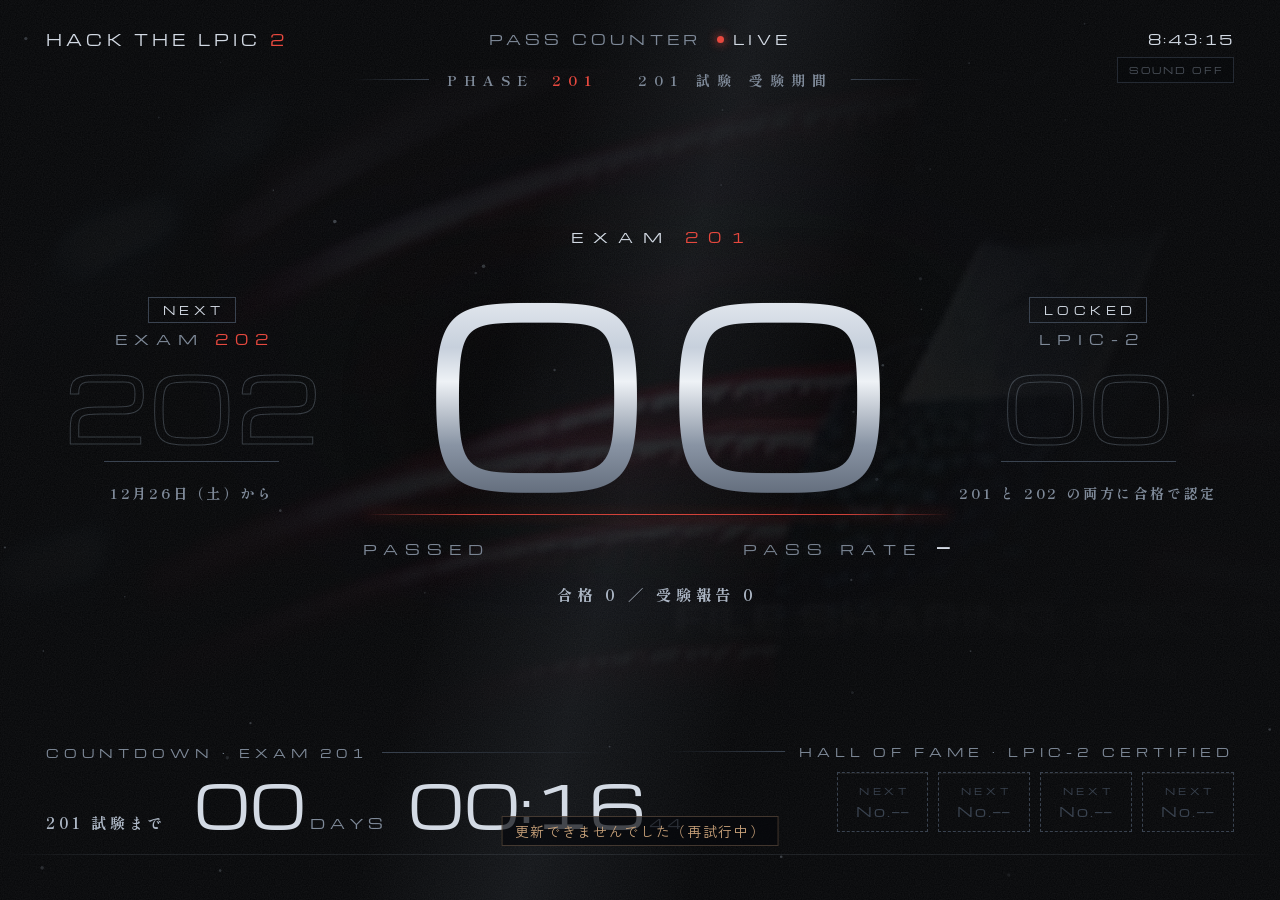
<file: index.html>
<!doctype html>
<html lang="ja">
<head>
<meta charset="utf-8">
<meta name="viewport" content="width=device-width,initial-scale=1">
<meta name="robots" content="noindex, nofollow">
<title>HACK THE LPIC 2 — PASS COUNTER</title>
<link rel="preconnect" href="https://fonts.googleapis.com">
<link rel="preconnect" href="https://fonts.gstatic.com" crossorigin>
<link rel="stylesheet" href="https://fonts.googleapis.com/css2?family=Michroma&family=Shippori+Mincho+B1:wght@700;800&family=Zen+Kaku+Gothic+New:wght@400;500;700&display=swap">
<link rel="stylesheet" href="style.css?v=202611241737">
</head>
<body>
<div class="bg" id="bgA"></div><div class="bg" id="bgB"></div>
<div class="shade"></div><div class="sweep"></div><canvas id="dust"></canvas><div class="grain"></div>

<div class="screen">
  <header>
    <div class="top">
      <div class="logo">HACK THE LPIC <i>2</i></div>
      <div class="mid"><span>PASS COUNTER</span><span class="live">LIVE</span></div>
      <div class="clock" id="clock">--:--:--</div>
    </div>
    <div class="phase-wrap"><div class="phase" id="phase"></div></div>
  </header>

  <main class="stage" id="stage">
    <div class="flank" id="left"></div>
    <div class="hero" id="hero">
      <div class="eyebrow-x" id="heroTag"></div>
      <div class="big"><div class="odo glint" id="heroNum"></div></div>
      <div class="hair"></div>
      <div class="labels"><span>PASSED</span><span>PASS RATE<b id="heroRate">—</b></span></div>
      <div class="under" id="heroUnder"></div>
    </div>
    <div class="flank" id="right"></div>
    <section class="prog" id="prog" aria-hidden="true">
      <div class="eyebrow-x" id="progTag"></div>
      <div class="prog-title">定着確認課題　提出状況</div>
      <div class="prog-row" id="progRow"></div>
      <div class="hair"></div>
      <div class="under">提出者数</div>
    </section>
  </main>

  <div class="lower">
    <section>
      <div class="cap" id="cdCap">COUNTDOWN</div>
      <div class="count" id="cd"></div>
    </section>
    <section class="right">
      <div class="cap">HALL OF FAME · LPIC-2 CERTIFIED</div>
      <div class="plates" id="plates"></div>
    </section>
  </div>

  <div class="tick" id="tick"><div class="run" id="run"></div></div>
</div>

<div class="status" id="status" hidden>更新できませんでした（再試行中）</div>
<div class="corner"><div class="sample" id="sample" hidden>SAMPLE DATA</div><button class="sound" id="sound" type="button" aria-pressed="false">SOUND OFF</button></div>

<div id="ev" aria-live="polite">
  <video id="vPass" playsinline preload="auto" muted></video>
  <video id="vCert" playsinline preload="auto" muted></video>
  <div class="bars"></div>
  <div class="card">
    <div class="e1" id="eve"></div>
    <div class="n"><span id="evn">00</span></div>
    <div class="h"></div>
    <div class="lb"><span id="evl1">PASSED</span><span id="evl2">No.00</span></div>
    <div class="jp" id="evj"></div>
  </div>
</div>

<button id="demoBtn" type="button" hidden>DEMO ▾</button>
<div class="ctl" id="ctl">
  <button data-phase="auto" type="button">PHASE AUTO</button>
  <button data-phase="201" type="button">PHASE 201</button>
  <button data-phase="202" type="button">PHASE 202</button>
  <button id="simPass" type="button">SIMULATE PASS</button>
  <button id="simCert" type="button">SIMULATE CERTIFIED</button>
  <button id="simMile" type="button">SIMULATE MILESTONE</button>
  <button id="showProg" type="button">SHOW PROGRESS</button>
</div>

<script src="config.js?v=202611241737"></script>
<script src="app.js?v=202611241737"></script>
</body>
</html>
</file>
<file: style.css>
/* HACK THE LPIC 2 — PASS COUNTER
   文法：巨大な金属数字＋赤い細線＋字間の広い小さなラベル＋暗い実写背景 */
:root{
  --ink:#06080c;--panel:#0c1017;--steel:#d3dae4;--dim:#7f8a99;--faint:#3a4350;
  --line:rgba(170,186,206,.16);--red:#e8493f;--red-deep:#a92a24;--soft:#aeb8c6;
  --f-wide:"Michroma","Eurostile","Arial Black",sans-serif;
  --f-min:"Shippori Mincho B1","Hiragino Mincho ProN","Yu Mincho",serif;
  --f-body:"Zen Kaku Gothic New","Hiragino Sans","Yu Gothic",system-ui,sans-serif;
  --metal:linear-gradient(180deg,#f7f9fc 0%,#c7d0dc 36%,#eef2f6 50%,#8994a4 76%,#5d6776 100%);
  --metal-red:linear-gradient(180deg,#ff8e80 0%,#ef4a3f 46%,#a3211c 100%);
}
*{box-sizing:border-box}
[hidden]{display:none!important}
html,body{margin:0;height:100%;background:#040507;color:var(--steel);font-family:var(--f-body);overflow:hidden}
button{font:inherit}

/* ---------- atmosphere ---------- */
.bg{position:fixed;inset:-6%;background-size:cover;background-position:center;opacity:0;transition:opacity 3s ease;animation:push 60s ease-in-out infinite alternate}
.bg.on{opacity:.34}
@keyframes push{from{transform:scale(1.02) translate3d(0,0,0)}to{transform:scale(1.14) translate3d(-1.5%,-1%,0)}}
.shade{position:fixed;inset:0;pointer-events:none;background:
  radial-gradient(ellipse 60% 55% at 50% 42%,rgba(4,5,7,.15),rgba(4,5,7,.78) 62%,rgba(4,5,7,.97) 100%),
  linear-gradient(180deg,rgba(4,5,7,.75),rgba(4,5,7,.15) 30%,rgba(4,5,7,.25) 65%,rgba(4,5,7,.95))}
.sweep{position:fixed;inset:-20%;pointer-events:none;background:linear-gradient(105deg,transparent 42%,rgba(190,210,235,.07) 50%,transparent 58%);animation:sw 14s ease-in-out infinite}
@keyframes sw{0%,55%{transform:translateX(-60%)}100%{transform:translateX(60%)}}
.grain{position:fixed;inset:-50%;pointer-events:none;opacity:.08;background-image:url("data:image/svg+xml;utf8,<svg xmlns='http://www.w3.org/2000/svg' width='160' height='160'><filter id='n'><feTurbulence type='fractalNoise' baseFrequency='.85' numOctaves='2' stitchTiles='stitch'/><feColorMatrix values='0 0 0 0 1 0 0 0 0 1 0 0 0 0 1 0 0 0 .9 0'/></filter><rect width='100%' height='100%' filter='url(%23n)'/></svg>");animation:gr .9s steps(5) infinite}
@keyframes gr{20%{transform:translate(-3%,2%)}40%{transform:translate(2%,-3%)}60%{transform:translate(-2%,-1%)}80%{transform:translate(3%,2%)}}
#dust{position:fixed;inset:0;width:100%;height:100%;pointer-events:none}

/* ---------- frame ---------- */
.screen{position:relative;height:100%;display:grid;grid-template-rows:auto 1fr auto auto;padding:3.2vh max(16px,3.6vw) 0}
.top{display:grid;grid-template-columns:1fr auto 1fr;align-items:center;font-family:var(--f-wide);font-size:14px;letter-spacing:.3em;color:var(--dim)}
.top .logo{color:var(--steel);font-size:15px;white-space:nowrap}.top .logo i{font-style:normal;color:var(--red)}
.top .mid{display:flex;align-items:center;gap:16px}
.live{display:inline-flex;align-items:center;gap:9px;color:var(--steel)}
.live::before{content:"";width:7px;height:7px;border-radius:50%;background:var(--red);box-shadow:0 0 10px var(--red);animation:lv 2s ease-in-out infinite}
@keyframes lv{50%{opacity:.25}}
.top .clock{justify-self:end;letter-spacing:.14em;color:var(--steel);font-variant-numeric:tabular-nums}
.phase-wrap{display:grid}
.phase{justify-self:center;margin-top:2.2vh;font-family:var(--f-min);font-weight:700;font-size:clamp(14px,1.05vw,18px);letter-spacing:.5em;color:var(--dim);display:flex;align-items:center;gap:18px;white-space:nowrap}
.phase::before,.phase::after{content:"";width:6vw;height:1px;background:linear-gradient(90deg,transparent,var(--faint))}
.phase::after{transform:scaleX(-1)}
.phase b{color:var(--red);font-weight:700}

/* ---------- stage ---------- */
.stage{position:relative;display:grid;grid-template-columns:1fr minmax(0,1.9fr) 1fr;align-items:center;gap:2vw}
.hero{display:grid;justify-items:center;text-align:center;transition:opacity 1s ease,transform 1.4s cubic-bezier(.7,0,.2,1),filter 1.2s ease}
.eyebrow-x{font-family:var(--f-wide);font-size:clamp(14px,1vw,17px);letter-spacing:.7em;color:var(--steel);padding-left:.7em}
.eyebrow-x b{color:var(--red);font-weight:400}
.big{font-family:var(--f-wide);line-height:1;font-size:clamp(170px,19vw,360px);margin:1.4vh 0 0;display:flex;filter:drop-shadow(0 18px 40px rgba(0,0,0,.6))}
.hair{width:min(46vw,860px);height:1px;background:linear-gradient(90deg,transparent,var(--red) 18%,var(--red) 82%,transparent);box-shadow:0 0 14px rgba(232,73,63,.8);margin-top:1.2vh}
.labels{width:min(46vw,860px);display:flex;justify-content:space-between;align-items:baseline;margin-top:1.4vh;font-family:var(--f-wide);font-size:clamp(14px,.85vw,15px);letter-spacing:.5em;color:var(--dim)}
.labels b{color:var(--steel);font-weight:400;letter-spacing:.1em;font-size:1.7em;margin-left:.6em}
.under{margin-top:2.4vh;font-family:var(--f-min);font-weight:700;font-size:clamp(15px,1.2vw,21px);letter-spacing:.3em;color:var(--soft)}

/* odometer — glint runs inside the letterforms only */
.odo{display:flex;height:1em;overflow:hidden}
.odo .col{display:flex;flex-direction:column;transition:transform 2.6s cubic-bezier(.16,1,.3,1)}
.odo .col span{height:1em;display:block;background:linear-gradient(100deg,transparent 42%,rgba(255,255,255,.95) 50%,transparent 58%) 160% 0/250% 100% no-repeat,var(--metal);-webkit-background-clip:text;background-clip:text;color:transparent}
.odo.red .col span{background:linear-gradient(100deg,transparent 42%,rgba(255,220,214,.9) 50%,transparent 58%) 160% 0/250% 100% no-repeat,var(--metal-red);-webkit-background-clip:text;background-clip:text}
.glint .col span{animation:gl 9s ease-in-out infinite}
@keyframes gl{0%,80%{background-position:160% 0,0 0}100%{background-position:-60% 0,0 0}}

/* flanks */
.flank{display:grid;justify-items:center;text-align:center;gap:1.2vh;position:relative;transition:opacity 1.2s ease,transform 1.4s cubic-bezier(.2,.8,.2,1),filter 1.2s ease}
.flank .tag{font-family:var(--f-wide);font-size:clamp(14px,.8vw,15px);letter-spacing:.5em;color:var(--dim);padding-left:.5em;white-space:nowrap}
.flank .tag b{color:var(--red);font-weight:400}
.flank .num{font-family:var(--f-wide);font-size:clamp(70px,7vw,140px);line-height:1;display:flex}
.flank .hl{width:60%;height:1px;background:var(--faint)}
.flank .meta{font-family:var(--f-wide);font-size:14px;letter-spacing:.3em;color:var(--dim)}
.flank .meta b{color:var(--steel);font-weight:400;font-size:1.5em;letter-spacing:.06em;margin-left:.4em}
.flank .jp{font-family:var(--f-min);font-weight:700;font-size:clamp(14px,1vw,17px);letter-spacing:.2em;color:var(--soft)}
.flank.cert .hl{background:linear-gradient(90deg,transparent,var(--red),transparent);box-shadow:0 0 10px rgba(232,73,63,.6)}
.flank.locked .num{color:transparent;-webkit-text-stroke:1px rgba(170,186,206,.28)}
.flank.locked .jp{color:var(--dim)}
.flank .stamp{position:absolute;top:-3.6vh;font-family:var(--f-wide);font-size:11px;letter-spacing:.4em;color:var(--steel);border:1px solid var(--faint);padding:4px 10px 4px 14px;white-space:nowrap}
.flank.final .stamp{border-color:var(--steel)}
.flank.cert .stamp{border-color:var(--red);color:#fff}

/* early takers (PHASE 201): quiet hint only */
.flank .early{white-space:nowrap}
.flank.locked.has .num{-webkit-text-stroke:1px rgba(232,73,63,.55)}

/* progress interlude: same grammar — metal numerals, one red hairline, wide labels */
.prog{position:absolute;inset:0;display:grid;justify-items:center;align-content:center;text-align:center;opacity:0;pointer-events:none;transition:opacity 1.2s ease}
.stage.interlude .prog{opacity:1}
.stage.interlude>.hero,.stage.interlude>.flank{opacity:0;filter:blur(6px)}
.prog-title{margin-top:1.8vh;font-family:var(--f-min);font-weight:700;font-size:clamp(16px,1.3vw,24px);letter-spacing:.4em;color:var(--soft)}
.prog-row{width:min(72vw,1320px);display:grid;grid-template-columns:repeat(4,1fr);justify-items:center;margin-top:4.5vh}
.station{display:grid;justify-items:center;gap:2.2vh;position:relative;width:100%}
.station+.station::before{content:"";position:absolute;left:0;top:12%;height:58%;width:1px;background:linear-gradient(180deg,transparent,var(--faint),transparent)}
.station .odo{font-family:var(--f-wide);font-size:clamp(64px,6vw,120px);line-height:1;filter:drop-shadow(0 14px 30px rgba(0,0,0,.6))}
.prog .hair{width:min(72vw,1320px);margin-top:2.6vh}
.station .lbl{font-family:var(--f-wide);font-size:14px;letter-spacing:.5em;padding-left:.5em;color:var(--dim);white-space:nowrap}
.station .lbl i{font-style:normal;font-family:var(--f-min);font-weight:700;color:var(--red);letter-spacing:0;margin-left:.2em;font-size:1.3em}
.prog .under{margin-top:3.4vh}

/* phase 201 → 202 hand-off: 201 steps back to the left, FINAL is stamped */
.stage.retire .hero{opacity:0;transform:translateX(-62%) scale(.42);filter:blur(2px)}
.stage.retire .flank{opacity:0}
.stage.arrive .hero,.stage.arrive .flank{transition:none}
.stage.arrive .hero{animation:arrive 1.6s cubic-bezier(.2,.8,.2,1) both}
.stage.arrive #left{animation:settle 1.2s ease both}
.stage.arrive #right{animation:fadein 1.6s .6s ease both}
.stage.arrive #left .stamp{animation:press .7s 1s cubic-bezier(.2,1.4,.4,1) both}
@keyframes arrive{from{opacity:0;filter:blur(14px);transform:scale(1.04)}}
@keyframes settle{from{opacity:0;transform:translateX(8%)}}
@keyframes fadein{from{opacity:0}}
@keyframes press{from{opacity:0;transform:scale(1.9)}60%{opacity:1}to{opacity:1;transform:none}}

/* ---------- lower third ---------- */
.lower{display:grid;grid-template-columns:minmax(0,1fr) minmax(0,1fr);gap:4vw;align-items:end;padding-bottom:2.4vh}
.cap{font-family:var(--f-wide);font-size:12px;letter-spacing:.42em;color:var(--dim);display:flex;align-items:center;gap:14px;margin-bottom:1.4vh;white-space:nowrap}
.cap::after{content:"";flex:1;height:1px;background:linear-gradient(90deg,var(--faint),transparent)}
.right .cap{flex-direction:row-reverse}
.right .cap::after{background:linear-gradient(270deg,var(--faint),transparent)}
.count{display:flex;align-items:baseline;gap:clamp(14px,1.6vw,28px);font-family:var(--f-wide);line-height:1}
.count .v{font-size:clamp(44px,4.6vw,88px);font-variant-numeric:tabular-nums;white-space:nowrap}
.count .u{font-size:14px;letter-spacing:.3em;color:var(--dim);margin-left:.3em}
.count .ex{white-space:nowrap;font-family:var(--f-min);font-weight:700;font-size:clamp(15px,1.1vw,19px);letter-spacing:.25em;color:var(--soft);margin-right:.6vw}
.plates{display:flex;flex-wrap:wrap;gap:10px;justify-content:flex-end}
.plate{position:relative;font-family:var(--f-wide);font-size:clamp(14px,1vw,17px);letter-spacing:.14em;padding:12px 18px 10px;border:1px solid rgba(232,73,63,.55);background:linear-gradient(180deg,rgba(168,34,29,.22),rgba(8,10,14,.6));box-shadow:inset 0 1px 0 rgba(255,255,255,.06)}
.plate em{font-style:normal;background:var(--metal);-webkit-background-clip:text;background-clip:text;color:transparent}
.plate small{display:block;font-size:9px;letter-spacing:.4em;color:var(--red);margin-bottom:4px}
.plate.empty{border:1px dashed var(--faint);background:none;color:var(--faint)}
.plate.empty small{color:var(--faint)}
.plate.land{animation:land 1.4s cubic-bezier(.2,1,.3,1) both}
@keyframes land{from{opacity:0;transform:translateY(-30px);filter:blur(8px)}}
.right{text-align:right}

/* ticker: a single quiet line, like broadcast credits */
.tick{position:relative;margin:0 calc(-1*max(16px,3.6vw));border-top:1px solid rgba(170,186,206,.12);height:46px;overflow:hidden;display:flex;align-items:center;-webkit-mask-image:linear-gradient(90deg,transparent,#000 8%,#000 92%,transparent);mask-image:linear-gradient(90deg,transparent,#000 8%,#000 92%,transparent)}
.tick .run{display:flex;gap:80px;white-space:nowrap;animation:run 60s linear infinite;padding-left:80px;font-family:var(--f-wide);font-size:14px;letter-spacing:.22em;color:var(--dim)}
.tick .run span{flex:none}
.tick .run span b{color:var(--steel);font-weight:400;font-family:var(--f-min);letter-spacing:.2em}
.tick .run span i{font-style:normal;color:var(--red)}
.tick .run.still{animation:none;justify-content:center;width:100%;padding:0}
@keyframes run{to{transform:translateX(-50%)}}

/* status / controls */
.status{position:fixed;left:50%;bottom:54px;transform:translateX(-50%);z-index:20;font-family:var(--f-body);font-size:14px;letter-spacing:.12em;color:#c9a27a;background:rgba(6,8,12,.7);padding:4px 12px;border:1px solid rgba(201,162,122,.3)}
.corner{position:fixed;right:max(16px,3.6vw);top:calc(3.2vh + 28px);z-index:40;display:flex;gap:8px;align-items:center}
.sound{font-family:var(--f-wide);font-size:9px;letter-spacing:.24em;color:var(--dim);background:rgba(6,8,12,.6);border:1px solid var(--faint);padding:6px 9px 6px 11px;cursor:pointer;opacity:.55;transition:opacity .3s}
.sound:hover,.sound.on{opacity:1;color:var(--steel)}
.sound.on{border-color:rgba(232,73,63,.6)}
.sample{font-family:var(--f-wide);font-size:9px;letter-spacing:.2em;color:#f0c27e;border:1px solid rgba(240,184,96,.45);padding:3px 8px;z-index:5}
#demoBtn{position:fixed;right:max(16px,3.6vw);top:calc(3.2vh + 62px);z-index:61}
.ctl{position:fixed;right:max(16px,3.6vw);top:calc(3.2vh + 94px);z-index:61;display:none;flex-direction:column;gap:6px;align-items:stretch}
.ctl.open{display:flex}
#demoBtn,.ctl button{font-family:var(--f-wide);font-size:9px;letter-spacing:.2em;color:#f0c27e;background:rgba(6,8,12,.85);border:1px solid rgba(240,184,96,.45);padding:7px 10px;cursor:pointer}
.ctl button:hover,.ctl button.on{background:rgba(240,184,96,.16)}

/* ================= PASS EVENT — trailer grammar ================= */
#ev{position:fixed;inset:0;z-index:50;visibility:hidden;background:#000;opacity:0;transition:opacity .8s ease,visibility 0s .8s}
#ev.on{visibility:visible;opacity:1;transition:opacity .8s ease}
#ev video{position:absolute;inset:0;width:100%;height:100%;object-fit:cover;opacity:0;transition:opacity 1.2s ease;filter:brightness(.62) contrast(1.05);display:none}
#ev.k-pass #vPass,#ev.k-cert #vCert{display:block}
#ev.play video{opacity:1}
#ev.cert video{filter:brightness(.92) contrast(1.05)}
#ev .bars::before,#ev .bars::after{content:"";position:absolute;left:0;right:0;height:12vh;background:#000;z-index:2}
#ev .bars::before{top:0}#ev .bars::after{bottom:0}
#ev .card{position:absolute;inset:0;z-index:3;display:grid;place-items:center;align-content:center;text-align:center;padding:0 16px}
#ev .card::before{content:"";position:absolute;inset:0;background:radial-gradient(ellipse 45% 40% at 50% 46%,rgba(0,0,0,.55),transparent 75%);z-index:-1}
#ev .e1{font-family:var(--f-wide);font-size:clamp(14px,1vw,17px);letter-spacing:.8em;padding-left:.8em;color:var(--steel);opacity:0}
#ev .e1 b{color:var(--red);font-weight:400}
#ev .n{font-family:var(--f-wide);font-size:clamp(150px,22vw,420px);line-height:1;margin-top:2vh;opacity:0}
#ev .n span{background:var(--metal);-webkit-background-clip:text;background-clip:text;color:transparent}
#ev.cert .n span{background:var(--metal-red);-webkit-background-clip:text;background-clip:text}
#ev .h{width:min(52vw,980px);height:1px;background:linear-gradient(90deg,transparent,var(--red) 15%,var(--red) 85%,transparent);box-shadow:0 0 16px rgba(232,73,63,.9);margin-top:1.6vh;transform:scaleX(0)}
#ev .lb{width:min(52vw,980px);display:flex;justify-content:space-between;align-items:baseline;margin-top:1.6vh;font-family:var(--f-wide);font-size:clamp(14px,.9vw,15px);letter-spacing:.6em;color:var(--dim);opacity:0}
#ev .jp{margin-top:4vh;font-family:var(--f-min);font-weight:800;font-size:clamp(22px,2.4vw,44px);letter-spacing:.32em;color:#e6ebf1;opacity:0}
#ev.show .e1{animation:in .9s .1s ease both}
#ev.show .n{animation:numin 1.8s .3s cubic-bezier(.2,.8,.2,1) both}
#ev.show .h{animation:hair 1.2s .9s cubic-bezier(.7,0,.2,1) both}
#ev.show .lb{animation:in 1s 1.5s ease both}
#ev.show .jp{animation:in 1.2s 2s ease both}
@keyframes in{from{opacity:0;letter-spacing:1.2em}to{opacity:1}}
@keyframes numin{from{opacity:0;transform:scale(1.08);filter:blur(18px)}to{opacity:1;transform:none;filter:blur(0)}}
@keyframes hair{to{transform:scaleX(1)}}
/* certified: the trailer's "LPIC-1 → LPIC-2" shot is the title; our type sits quietly beneath it */
#ev.cert .e1,#ev.cert .n{display:none}
#ev.cert .card{align-content:end;padding-bottom:16vh}
#ev.cert .card::before{background:linear-gradient(0deg,rgba(0,0,0,.6),transparent 40%)}
#ev.cert .lb span:last-child,#ev.mile .lb span:last-child{color:var(--red);font-size:1.5em;letter-spacing:.2em}
/* no video available: the numeral carries the certified moment on black */
#ev.cert.novideo .e1,#ev.cert.novideo .n{display:block}
#ev.cert.novideo .card{align-content:center;padding-bottom:0}
/* milestone: same grammar, no footage */
#ev.mile .jp{display:none}
#ev.mile .h,#ev.mile .lb{width:min(40vw,760px)}

@media (max-width:900px){
  html,body{height:auto;min-height:100%;overflow-x:hidden;overflow-y:auto}
  .screen{height:auto;min-height:100vh}
  .count{flex-wrap:wrap}
  .top{grid-template-columns:1fr auto;row-gap:8px}
  .top .mid{grid-column:1/-1;grid-row:2;justify-content:flex-start}
  .top .mid span:first-child{display:none}
  .top{font-size:12px;letter-spacing:.16em}
  .top .logo{font-size:13px}
  .corner{top:calc(3.2vh + 30px)}
  .labels{font-size:12px}
  .labels b{font-size:1.5em}
  .cap{letter-spacing:.24em;font-size:11px}
  .phase{letter-spacing:.2em;gap:8px;font-size:13px;margin-top:3vh}
  .phase::before,.phase::after{display:none}
  .stage{grid-template-columns:1fr;gap:7vh;padding:6vh 0 5vh}
  .hero{order:-1}
  .big{font-size:min(40vw,240px)}
  .labels,.hair{width:min(86vw,560px)}
  .labels{letter-spacing:.2em;white-space:nowrap}
  .flank .num{font-size:min(20vw,110px)}
  .lower{grid-template-columns:1fr;gap:5vh}
  .plates{justify-content:flex-start}
  .right{text-align:left}
  .right .cap{flex-direction:row}
  .right .cap::after{background:linear-gradient(90deg,var(--faint),transparent)}
  .tick{margin-top:3vh}
  #ev .h,#ev .lb,#ev.mile .h,#ev.mile .lb{width:86vw}
  .prog-row,.prog .hair{width:92vw}
  .prog-row{grid-template-columns:repeat(2,1fr);row-gap:4vh}
  .station:nth-child(3)::before{display:none}
  .station .odo{font-size:19vw}
  .station .lbl{font-size:12px;letter-spacing:.3em}
  #ev .lb{letter-spacing:.3em}
  #ev .jp{letter-spacing:.18em}
  #ev .bars::before,#ev .bars::after{height:9vh}
}
@media (prefers-reduced-motion:reduce){
  .bg,.sweep,.grain,.glint .col span{animation:none}
}
</file>
